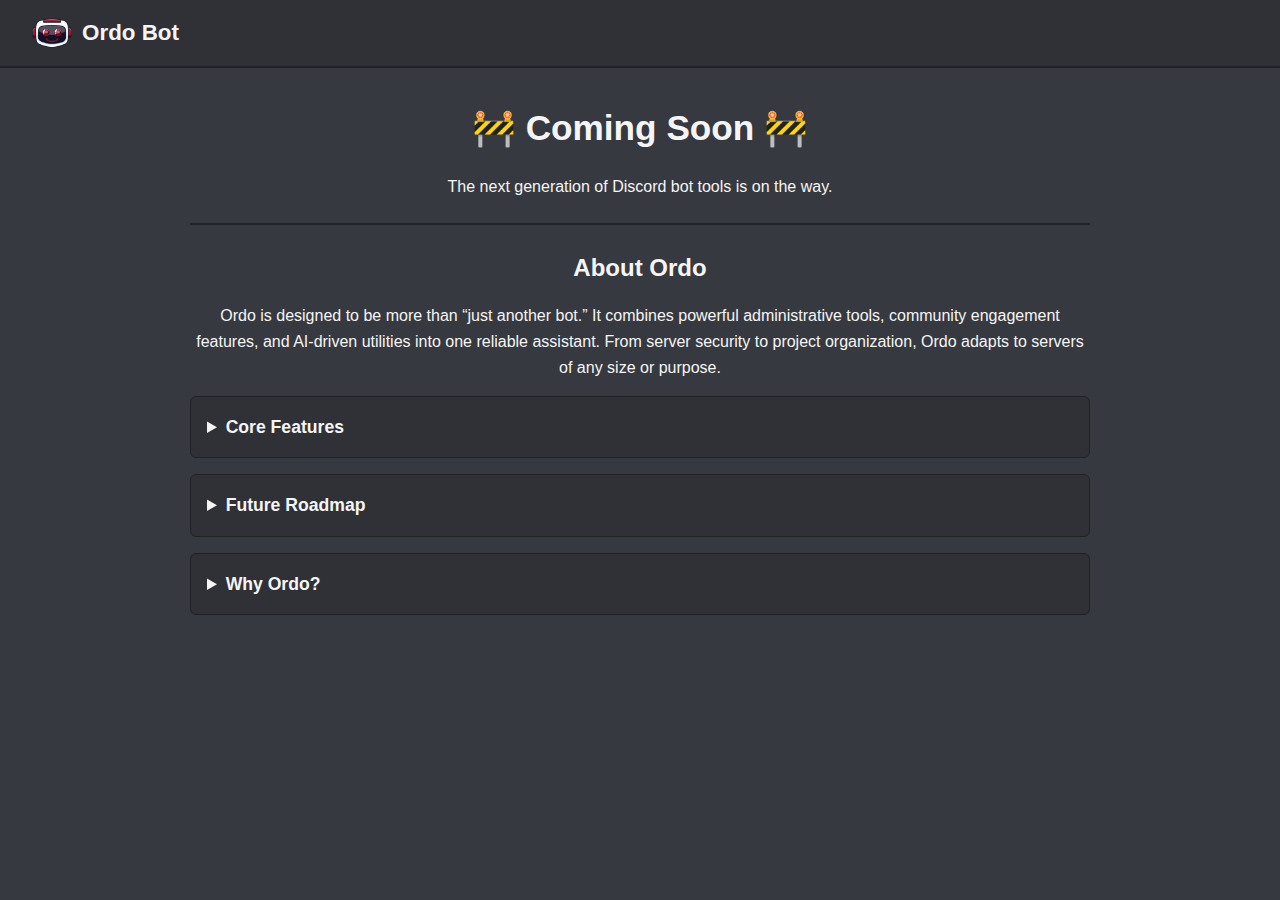
<file: index.html>
<!DOCTYPE html>
<html lang="en">
<head>
  <meta charset="UTF-8">
  <meta name="viewport" content="width=device-width, initial-scale=1.0">
  <link rel="icon" type="image/png" href="bothead.png">
  <title>Ordo Bot</title>
  <style>
    body {
      background: #36393f; /* Discord dark theme background */
      color: #f5f5f5;
      font-family: Arial, sans-serif;
      margin: 0;
      padding: 0;
      line-height: 1.6;
    }

    /* Navbar */
    .navbar {
      display: flex;
      align-items: center;
      background: #2f3136;
      padding: 0.8em 2em;
      border-bottom: 2px solid #202225;
      position: sticky;
      top: 0;
    }

    .navbar-left {
      display: flex;
      align-items: center;
    }

    .navbar-left img {
      width: 40px;
      height: 40px;
      margin-right: 10px;
    }

    .navbar-left h2 {
      margin: 0;
      font-size: 1.4em;
      color: #f5f5f5;
    }

    /* Main content */
    .container {
      max-width: 900px;
      margin: 2em auto;
      padding: 0 1.5em;
      text-align: center;
    }

    h1 {
      font-size: 2.2em;
      margin-bottom: 0.5em;
      color: #f5f5f5;
    }

    h2 {
      font-size: 1.5em;
      margin-top: 1em;
      margin-bottom: 0.5em;
      color: #f5f5f5;
    }

    ul {
      list-style: none;
      padding: 0;
      text-align: left;
      display: inline-block;
    }

    ul li::before {
      content: "• ";
      color: #A30F2D; /* Ordo Red bullet */
    }

    .divider {
      height: 2px;
      background: #202225;
      margin: 1.5em 0;
    }

    /* Collapsible */
    details {
      background: #2f3136;
      border: 1px solid #202225;
      border-radius: 6px;
      margin: 1em 0;
      padding: 1em;
      text-align: left;
    }

    details summary {
      cursor: pointer;
      font-weight: bold;
      font-size: 1.1em;
      outline: none;
      color: #f5f5f5;
    }

    details[open] summary {
      color: #A30F2D; /* Ordo Red when open */
    }
  </style>
</head>
<body>
  <!-- Navbar -->
  <div class="navbar">
    <div class="navbar-left">
      <img src="bothead.png" alt="Ordo Bot">
      <h2>Ordo Bot</h2>
    </div>
  </div>

  <!-- Main Content -->
  <div class="container">
    <h1>🚧 Coming Soon 🚧</h1>
    <p>The next generation of Discord bot tools is on the way.</p>

    <div class="divider"></div>

    <h2>About Ordo</h2>
    <p>
      Ordo is designed to be more than “just another bot.” It combines powerful administrative tools,
      community engagement features, and AI-driven utilities into one reliable assistant. From server security
      to project organization, Ordo adapts to servers of any size or purpose.
    </p>

    <!-- Collapsible Sections -->
    <details>
      <summary>Core Features</summary>
      <ul>
        <li>Docs System – Save and recall info in plain text or embeds.</li>
        <li>Embed Builder – Craft and log custom embeds with precision.</li>
        <li>Giveaways – Run fair giveaways with role-based perks.</li>
        <li>Games & Fun – Connect 4, Dice, Coin Flip, Achievement command.</li>
        <li>Listeners & Logs – Moderation, joins/leaves, edits, deletions, and voice transcriptions.</li>
        <li>Profiles – User profiles with timezone, badges, languages, banners, and default colors.</li>
        <li>Utilities – Reminders, timestamps, say command.</li>
        <li>Voice – Join/leave VC, text-to-speech.</li>
      </ul>
    </details>

    <details>
      <summary>Future Roadmap</summary>
      <ul>
        <li>AI Meeting Summaries & Voice Tickets</li>
        <li>Ticket System with web transcripts</li>
        <li>Invite Tracking & Channel Lockdowns</li>
        <li>Staff Reviews & Server Reviews</li>
        <li>Custom Role Hubs (buttons & menus)</li>
        <li>Global leveling, auto-post, and media notifications</li>
        <li>AI Chat Characters (mentionable personalities)</li>
      </ul>
    </details>

    <details>
      <summary>Why Ordo?</summary>
      <p>
        Ordo is professional, approachable, and organized — built to keep communities structured and efficient.
        Whether you’re running a large Discord server or managing a small project group, Ordo adapts to your needs
        while continuing to grow with new AI-driven features.
      </p>
      <p><em>“Ordo: The assistant that grows with your community.”</em></p>
    </details>
  </div>
</body>
</html>
</file>
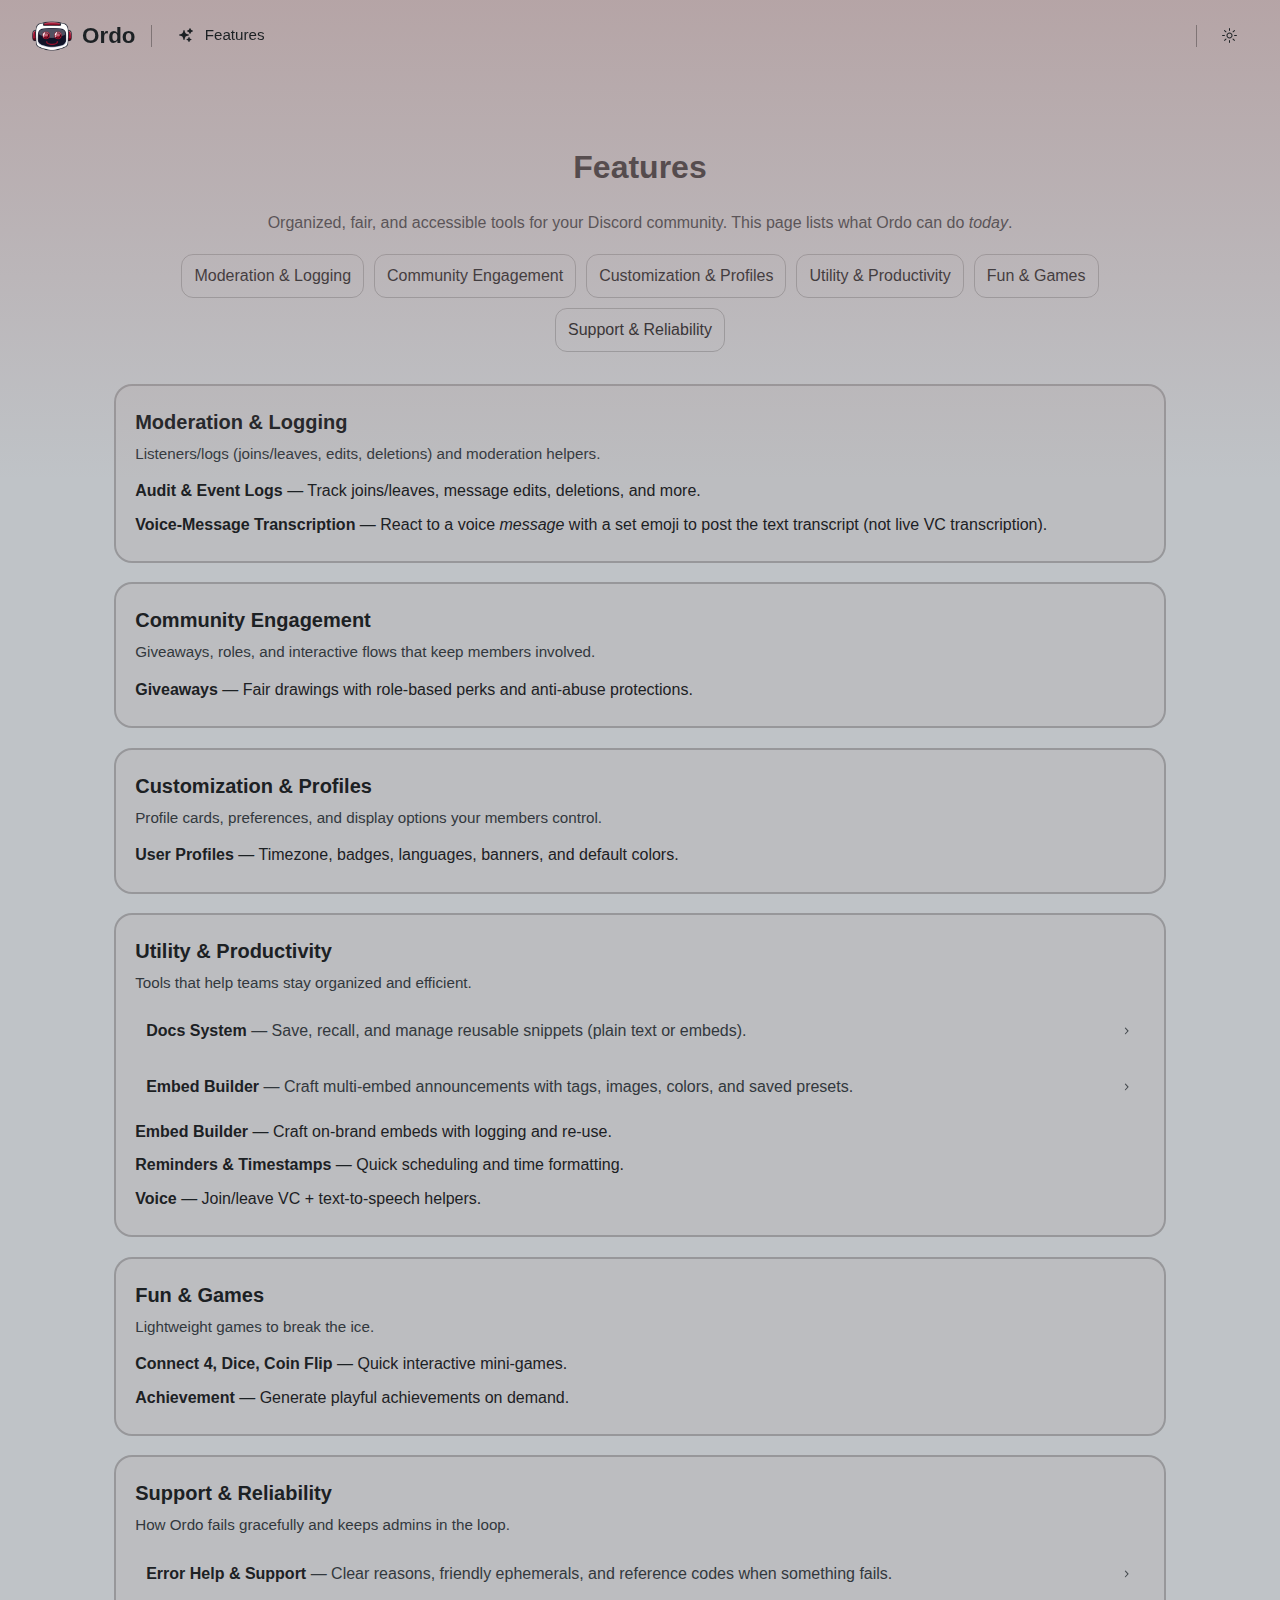
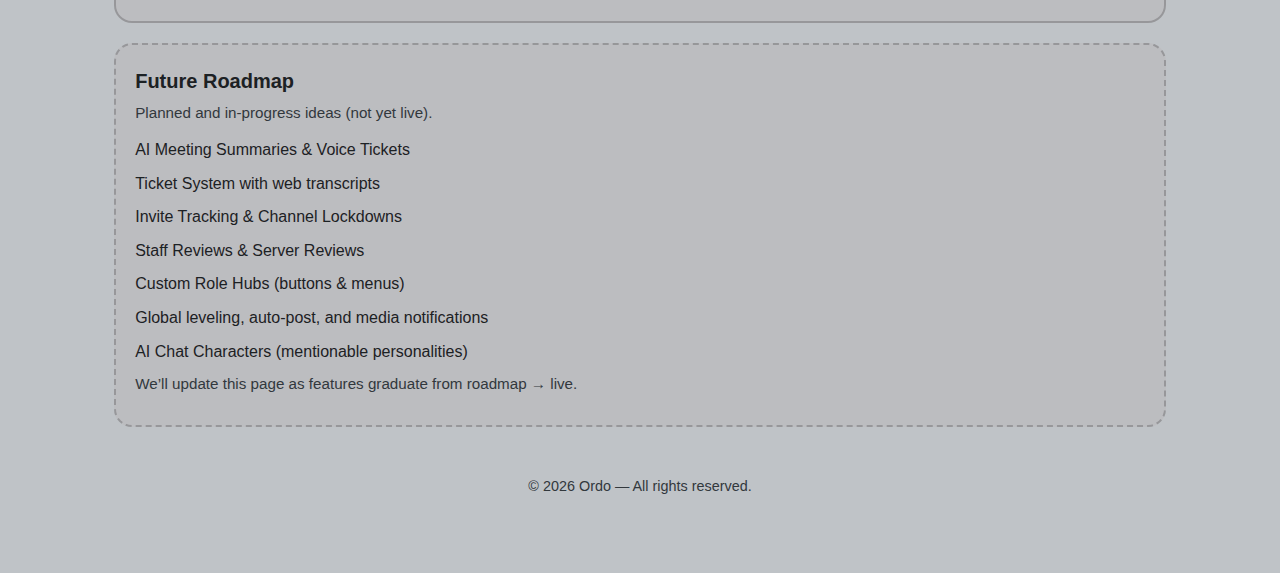
<file: features.html>
<!DOCTYPE html>
<html lang="en" class="dark-theme">
<head>
  <meta charset="UTF-8"/>
  <meta name="viewport" content="width=device-width, initial-scale=1.0"/>
  <link rel="icon" type="image/png" href="bothead.png"/>
  <title>Ordo — Features</title>
  <style>
    :root { --nav-h: 72px; }

    /* Tokens (match index) */
    .dark-theme {
      --red-1:#190d0d; --red-2:#231111; --red-3:#44040e; --red-4:#5c000c; --red-5:#700012; --red-6:#84001d; --red-7:#a0092b; --red-8:#cf0c39; --red-9:#a30f2d; --red-10:#8c0022; --red-11:#ff8e92; --red-12:#ffcccb;

      --gray-1:#101112; --gray-2:#18191a; --gray-3:#212324; --gray-4:#272a2c; --gray-5:#2e3134; --gray-6:#373a3e; --gray-7:#44484c; --gray-8:#5a6166; --gray-9:#686f74; --gray-10:#767c82; --gray-11:#b0b5b9; --gray-12:#edeeef;

      --color-bg:#0b1215;
      --color-text:var(--gray-12);
      --color-muted:var(--gray-11);
      --color-border:rgba(90,97,102,0.30);
      --color-border-strong:rgba(90,97,102,0.35);
      --color-brand:var(--red-9);
      --color-card: #f892710e;
      --color-link:#8BD9FE;
      --color-nav: rgba(11,18,21,0.55);
      --glass-blur:10px;
    }
    .light-theme {
      --red-1:#bdbbbb; --red-2:#b8b2b2; --red-3:#b2a1a0; --red-4:#af9090; --red-5:#a7807f; --red-6:#9b6e6e; --red-7:#8e595a; --red-8:#803f41; --red-9:#a30f2d; --red-10:#90001e; --red-11:#500009; --red-12:#611e23;

      --gray-1:#bbbcbc; --gray-2:#b2b3b4; --gray-3:#a5a6a8; --gray-4:#989b9c; --gray-5:#8d8f92; --gray-6:#818487; --gray-7:#73777a; --gray-8:#5d6267; --gray-9:#32383d; --gray-10:#292f33; --gray-11:#15191c; --gray-12:#1c2124;

      --color-bg:#bfc3c7;
      --color-text:var(--gray-12);
      --color-muted:var(--gray-9);
      --color-border:rgba(0,0,0,0.20);
      --color-border-strong:rgba(0,0,0,0.30);
      --color-brand:var(--red-9);
      --color-card: color-mix(in srgb, var(--red-4) 12%, white 0%);
      --color-link:#1f6f99;
      --color-nav: rgba(255,255,255,0.35);
      --glass-blur:10px;
    }

    * { box-sizing: border-box; }
    body {
      min-height: 100vh;
      margin: 0;
      padding: 0;
      line-height: 1.6;
      background: var(--color-bg);
      color: var(--color-text);
      font-family: Arial, sans-serif;
    }

    /* NAVBAR (fixed) */
    .navbar{
      position: fixed;
      top: 0; left: 0; right: 0;
      z-index: 1000;
      height: var(--nav-h);
      display: flex;
      align-items: center;
      justify-content: space-between;
      padding: 0.8em 2em;
      background: transparent;
      backdrop-filter: none;
      border-bottom: 1px solid transparent;
      transition: background-color .25s ease, color .25s ease, border-color .25s ease, backdrop-filter .25s ease, box-shadow .25s ease;
      color: var(--color-text);
    }
    [data-scroll-state="at-top"] .navbar{
      background: transparent;
      border-bottom-color: transparent;
      backdrop-filter: none;
      box-shadow: none;
    }
    [data-scroll-state="scrolling-down"] .navbar,
    [data-scroll-state="scrolling-up"] .navbar{
      background: var(--color-nav);
      backdrop-filter: blur(var(--glass-blur));
      border-bottom-color: var(--color-border);
    }
    [data-scroll-state="scrolling-up"] .navbar{
      box-shadow: 0 8px 24px rgba(0,0,0,.08);
    }

    .navbar-left{ display:flex; align-items:center; gap:10px; }
    .navbar-right{ display:flex; align-items:center; gap:8px; }
    .navbar-left img{ width:40px; height:40px; }
    .brand-link{ display:inline-flex; align-items:center; gap:10px; text-decoration:none; color:var(--color-text); }
    .navbar-left h2{ margin:0; font-size:1.4em; color:var(--color-text); }
    .nav-divider{ width:1px; height:22px; background:var(--color-border-strong); display:inline-block; margin:0 6px; }
    .nav-link{ color:var(--color-text); text-decoration:none; font-size:.95em; padding:6px 10px; border-radius:8px; transition: background .2s, color .2s, border-color .2s; }
    .nav-link:hover{ background: rgba(255,255,255,0.06); }
    #theme-toggle{ display:inline-flex; align-items:center; gap:8px; background:transparent; border:1px solid transparent; color:var(--color-text); border-radius:8px; font-size:.95em; padding:6px 10px; cursor:pointer; }
    #theme-toggle:hover{ background: rgba(255,255,255,0.06); }
    #theme-icon{ display:inline-flex; }

    /* HERO (gradient inside; scrolls away) */
    .hero{
      position: relative;
      min-height: 480px;              /* gradient height */
      z-index: 0;                      /* below navbar */
    }
    .hero::before{
      content: "";
      position: absolute;
      inset: 0;
      height: 480px;
      background: linear-gradient(to bottom, var(--red-4), transparent);
      opacity: 0.6;
      pointer-events: none;
      z-index: 0;
    }
    .hero .container{                 /* push content below fixed nav */
      padding-top: calc(var(--nav-h) + 32px);
    }

    /* Page layout */
    .container { max-width: 1100px; margin: 0 auto; padding: 2em 1.5em; }
    .page-title { text-align: center; margin: 1.2em 0 0.4em; font-size: 2.0em; }
    .page-subtitle { text-align: center; color: var(--color-muted); margin-bottom: 1.2em; }

    .toc { display: flex; flex-wrap: wrap; gap: 10px; justify-content: center; margin: 1em 0 2em; }
    .toc a { text-decoration: none; color: var(--color-text); border: 1px solid var(--color-border); padding: 8px 12px; border-radius: 12px; }
    .toc a:hover { background: rgba(255,255,255,0.06); }

    .category { background: var(--color-card); border: 2px solid var(--color-border); border-radius: 18px; padding: 1em 1.2em; margin: 1.2em 0; }
    .category h3 { margin: 0.2em 0 0.2em; font-size: 1.25em; }
    .category p { margin: 0 0 0.8em; color: var(--color-muted); }

    .feature-list { list-style: none; padding: 0; margin: 0; }
    .feature-list li { margin: 0.5em 0; }
    .feature-list li strong { color: var(--color-text); }
    .hint { color: var(--color-muted); font-size: 0.95em; }

    /* Read-more blocks */
    .feature-list details { border: 1px solid transparent; border-radius: 10px; margin: 0.5em 0; }
    .feature-list summary {
      cursor: pointer; list-style: none;
      display: flex; justify-content: space-between; align-items: center;
      padding: 10px 10px; color: var(--color-muted);
    }
    .feature-list summary::-webkit-details-marker { display: none; }
    .feature-list summary strong { color: var(--color-text); }
    .rm-caret { width:14px; height:14px; flex-shrink:0; transition: transform .2s ease; opacity:.85; }
    details[open] .rm-caret { transform: rotate(90deg); }

    .feature-expand {
      border-left: 3px solid var(--red-9);
      margin: 10px 10px 12px 12px;
      padding: 12px 14px;
      color: var(--color-muted);
      background: rgba(255,255,255,0.03);
      box-shadow: 0 6px 12px rgba(0,0,0,0.28);
      border-radius: 10px;
    }
    .feature-expand ul { padding-left: 18px; margin: 6px 0; }
    .feature-expand li { margin: 4px 0; }

    footer { text-align: center; padding: 2em 0 3em; color: var(--color-muted); font-size: 0.9em; }

    @media (max-width: 560px){
      .navbar { padding: 0.8em 1em; }
      .navbar-right { gap: 8px; }
      .nav-link { padding: 6px 8px; }
    }
  </style>
</head>
<body data-scroll-state="at-top">
  <!-- NAVBAR -->
  <div class="navbar" role="navigation" aria-label="Primary navigation">
    <div class="navbar-left">
      <a class="brand-link" href="index.html" aria-label="Ordo Home">
        <img src="bothead.png" alt="Ordo logo"/>
        <h2>Ordo</h2>
      </a>
      <span class="nav-divider" aria-hidden="true"></span>
      <a class="nav-link" href="features.html">
        <svg xmlns="http://www.w3.org/2000/svg" class="icon-sparkles" viewBox="0 0 24 24" fill="currentColor" width="16" height="16" style="margin-right:6px;vertical-align:text-bottom;">
          <path fill-rule="evenodd" d="M9 4.5a.75.75 0 0 1 .721.544l.813 2.846a3.75 3.75 0 0 0 2.576 2.576l2.846.813a.75.75 0 0 1 0 1.442l-2.846.813a3.75 3.75 0 0 0-2.576 2.576l-.813 2.846a.75.75 0 0 1-1.442 0l-.813-2.846a3.75 3.75 0 0 0-2.576-2.576l-2.846-.813a.75.75 0 0 1 0-1.442l2.846-.813A3.75 3.75 0 0 0 7.466 7.89l.813-2.846A.75.75 0 0 1 9 4.5ZM18 1.5a.75.75 0 0 1 .728.568l.258 1.036c.236.94.97 1.674 1.91 1.91l1.036.258a.75.75 0 0 1 0 1.456l-1.036.258c-.94.236-1.674.97-1.91 1.91l-.258 1.036a.75.75 0 0 1-1.456 0l-.258-1.036a2.625 2.625 0 0 0-1.91-1.91l-1.036-.258a.75.75 0 0 1 0-1.456l1.036-.258a2.625 2.625 0 0 0 1.91-1.91l.258-1.036A.75.75 0 0 1 18 1.5ZM16.5 15a.75.75 0 0 1 .712.513l.394 1.183c.15.447.5.799.948.948l1.183.395a.75.75 0 0 1 0 1.422l-1.183.395c-.447.15-.799.5-.948.948l-.395 1.183a.75.75 0 0 1-1.422 0l-.395-1.183a1.5 1.5 0 0 0-.948-.948l-1.183-.395a.75.75 0 0 1 0-1.422l1.183-.395c.447-.15.799-.5.948-.948l.395-1.183A.75.75 0 0 1 16.5 15Z" clip-rule="evenodd"/>
        </svg>
        Features
      </a>
    </div>
    <div class="navbar-right">
      <span class="nav-divider" aria-hidden="true"></span>
      <button id="theme-toggle" class="nav-link" type="button" aria-label="Toggle theme">
        <span id="theme-icon"></span>
      </button>
    </div>
  </div>

  <!-- HERO (title + intro; gradient sits here and scrolls away) -->
  <div class="hero">
    <div class="container">
      <h1 class="page-title">Features</h1>
      <p class="page-subtitle">Organized, fair, and accessible tools for your Discord community. This page lists what Ordo can do <em>today</em>.</p>

      <nav class="toc" aria-label="Feature categories">
        <a href="#moderation-logging">Moderation & Logging</a>
        <a href="#engagement">Community Engagement</a>
        <a href="#customization">Customization & Profiles</a>
        <a href="#utility">Utility & Productivity</a>
        <a href="#fun">Fun & Games</a>
        <a href="#support">Support & Reliability</a>
      </nav>

      <section id="moderation-logging" class="category">
        <h3>Moderation & Logging</h3>
        <p class="hint">Listeners/logs (joins/leaves, edits, deletions) and moderation helpers.</p>
        <ul class="feature-list">
          <li><strong>Audit & Event Logs</strong> — Track joins/leaves, message edits, deletions, and more.</li>
          <li><strong>Voice-Message Transcription</strong> — React to a voice <em>message</em> with a set emoji to post the text transcript (not live VC transcription).</li>
        </ul>
      </section>

      <section id="engagement" class="category">
        <h3>Community Engagement</h3>
        <p class="hint">Giveaways, roles, and interactive flows that keep members involved.</p>
        <ul class="feature-list">
          <li><strong>Giveaways</strong> — Fair drawings with role-based perks and anti-abuse protections.</li>
        </ul>
      </section>

      <section id="customization" class="category">
        <h3>Customization & Profiles</h3>
        <p class="hint">Profile cards, preferences, and display options your members control.</p>
        <ul class="feature-list">
          <li><strong>User Profiles</strong> — Timezone, badges, languages, banners, and default colors.</li>
        </ul>
      </section>

      <section id="utility" class="category">
        <h3>Utility & Productivity</h3>
        <p class="hint">Tools that help teams stay organized and efficient.</p>
        <ul class="feature-list">
          <li>
            <details>
              <summary>
                <span><strong>Docs System</strong> — Save, recall, and manage reusable snippets (plain text or embeds).</span>
                <svg xmlns="http://www.w3.org/2000/svg" viewBox="0 0 20 20" fill="currentColor" class="rm-caret">
                  <path fill-rule="evenodd" d="M7.21 14.77a.75.75 0 0 1-.02-1.06L10.42 10 7.19 6.29a.75.75 0 1 1 1.08-1.04l3.75 4a.75.75 0 0 1 0 1.04l-3.75 4a.75.75 0 0 1-1.06.02z" clip-rule="evenodd"/>
                </svg>
              </summary>
              <div class="feature-expand">
                <ul>
                  <li><strong>Create:</strong> <code>/doc create</code> for Plain or Embed with preview.</li>
                  <li><strong>Scopes:</strong> Server Doc, Personal Doc, or Both.</li>
                  <li><strong>Find/Post:</strong> <code>/doc find</code> with mentions, public/ephemeral, autocomplete.</li>
                  <li><strong>Edit:</strong> <code>/doc edit</code> — modal for Plain, builder for Embed.</li>
                  <li><strong>Copy:</strong> <code>/doc copy</code> between Personal ↔ Server.</li>
                  <li><strong>Delete:</strong> <code>/doc delete</code> with preview + confirm.</li>
                  <li><strong>Limits:</strong> 15 server docs / 10 personal docs; premium bypass.</li>
                  <li><strong>Logging:</strong> Actions logged to the server audit channel.</li>
                </ul>
              </div>
            </details>
          </li>

          <li>
            <details>
              <summary>
                <span><strong>Embed Builder</strong> — Craft multi-embed announcements with tags, images, colors, and saved presets.</span>
                <svg xmlns="http://www.w3.org/2000/svg" viewBox="0 0 20 20" fill="currentColor" class="rm-caret">
                  <path fill-rule="evenodd" d="M7.21 14.77a.75.75 0 0 1-.02-1.06L10.42 10 7.19 6.29a.75.75 0 1 1 1.08-1.04l3.75 4a.75.75 0 0 1 0 1.04l-3.75 4a.75.75 0 0 1-1.06.02z" clip-rule="evenodd"/>
                </svg>
              </summary>
              <div class="feature-expand">
                <ul>
                  <li><strong>Full editor:</strong> Author, Title (+URL), Description, Fields, Image, Thumbnail, Footer, Color, Timestamp.</li>
                  <li><strong>Message layer:</strong> Add message text, mentions, optional attachment outside the embed.</li>
                  <li><strong>Multi-embed:</strong> Create/switch multiple embeds; delete any; live preview updates.</li>
                  <li><strong>Toggles:</strong> Turn sections on/off; quick validation for URLs/attachments.</li>
                  <li><strong>Save & reuse:</strong> Post to a channel, save to bot (versioned), export/import JSON; audit logs.</li>
                  <li><strong>Load options:</strong> Load saved versions, import from DM JSON, or by message link.</li>
                  <li><strong>Targets:</strong> Post “here” or choose channel; forum threads prompt for title.</li>
                  <li><strong>Colors:</strong> Preset swatches + custom hex.</li>
                </ul>
              </div>
            </details>
          </li>
          <li><strong>Embed Builder</strong> — Craft on-brand embeds with logging and re-use.</li>
          <li><strong>Reminders & Timestamps</strong> — Quick scheduling and time formatting.</li>
          <li><strong>Voice</strong> — Join/leave VC + text-to-speech helpers.</li>
        </ul>
      </section>

      <section id="fun" class="category">
        <h3>Fun & Games</h3>
        <p class="hint">Lightweight games to break the ice.</p>
        <ul class="feature-list">
          <li><strong>Connect 4, Dice, Coin Flip</strong> — Quick interactive mini-games.</li>
          <li><strong>Achievement</strong> — Generate playful achievements on demand.</li>
        </ul>
      </section>

      <section id="support" class="category">
        <h3>Support & Reliability</h3>
        <p class="hint">How Ordo fails gracefully and keeps admins in the loop.</p>
        <ul class="feature-list">
          <li>
            <details>
              <summary>
                <span><strong>Error Help & Support</strong> — Clear reasons, friendly ephemerals, and reference codes when something fails.</span>
                <svg xmlns="http://www.w3.org/2000/svg" viewBox="0 0 20 20" fill="currentColor" class="rm-caret">
                  <path fill-rule="evenodd" d="M7.21 14.77a.75.75 0 0 1-.02-1.06L10.42 10 7.19 6.29a.75.75 0 1 1 1.08-1.04l3.75 4a.75.75 0 0 1 0 1.04l-3.75 4a.75.75 0 0 1-1.06.02z" clip-rule="evenodd"/>
                </svg>
              </summary>
              <div class="feature-expand">
                <ul>
                  <li><strong>Human-readable reasons:</strong> missing perms/roles, cooldowns, invalid input — shown as an <em>ephemeral</em> embed.</li>
                  <li><strong>Reference codes:</strong> every error reply includes a short code staff can use to jump to logs.</li>
                  <li><strong>Support-friendly logs:</strong> errors are logged privately with full context; users only see a clean message.</li>
                  <li><strong>Reliable in the background:</strong> background loops and event errors are caught with guild/channel/user info.</li>
                  <li><strong>One system for all commands:</strong> slash, prefix, and button/menu interactions handled consistently.</li>
                </ul>
              </div>
            </details>
          </li>
        </ul>
      </section>

      <div class="category" style="border-style:dashed">
        <h3>Future Roadmap</h3>
        <p class="hint">Planned and in-progress ideas (not yet live).</p>
        <ul class="feature-list">
          <li>AI Meeting Summaries & Voice Tickets</li>
          <li>Ticket System with web transcripts</li>
          <li>Invite Tracking & Channel Lockdowns</li>
          <li>Staff Reviews & Server Reviews</li>
          <li>Custom Role Hubs (buttons & menus)</li>
          <li>Global leveling, auto-post, and media notifications</li>
          <li>AI Chat Characters (mentionable personalities)</li>
        </ul>
        <p class="hint">We’ll update this page as features graduate from roadmap → live.</p>
      </div>

      <footer>
        © <span id="y"></span> Ordo — All rights reserved.
      </footer>
    </div>
  </div>

  <!-- Frost watcher -->
  <script>
    (function () {
      const el = document.body;
      let lastY = window.scrollY;
      function update() {
        const y = window.scrollY;
        el.dataset.scrollState = y <= 2 ? 'at-top' : (y > lastY ? 'scrolling-down' : 'scrolling-up');
        lastY = y;
      }
      window.addEventListener('scroll', update, { passive: true });
      update();
    })();
  </script>

  <!-- Theme + year -->
  <script>
    document.getElementById('y').textContent = new Date().getFullYear();
    (function () {
      const KEY = "theme";
      const root = document.documentElement;
      const btn = document.getElementById("theme-toggle");
      const iconWrap = document.getElementById("theme-icon");

      const MOON = `<?xml version="1.0"?><svg width="15" height="15" viewBox="0 0 15 15" fill="none" xmlns="http://www.w3.org/2000/svg"><path d="M2.89998 0.499976C2.89998 0.279062 2.72089 0.0999756 2.49998 0.0999756C2.27906 0.0999756 2.09998 0.279062 2.09998 0.499976V1.09998H1.49998C1.27906 1.09998 1.09998 1.27906 1.09998 1.49998C1.09998 1.72089 1.27906 1.89998 1.49998 1.89998H2.09998V2.49998C2.09998 2.72089 2.27906 2.89998 2.49998 2.89998C2.72089 2.89998 2.89998 2.72089 2.89998 2.49998V1.89998H3.49998C3.72089 1.89998 3.89998 1.72089 3.89998 1.49998C3.89998 1.27906 3.72089 1.09998 3.49998 1.09998H2.89998V0.499976ZM5.89998 3.49998C5.89998 3.27906 5.72089 3.09998 5.49998 3.09998C5.27906 3.09998 5.09998 3.27906 5.09998 3.49998V4.09998H4.49998C4.27906 4.09998 4.09998 4.27906 4.09998 4.49998C4.09998 4.72089 4.27906 4.89998 4.49998 4.89998H5.09998V5.49998C5.09998 5.72089 5.27906 5.89998 5.49998 5.89998C5.72089 5.89998 5.89998 5.72089 5.89998 5.49998V4.89998H6.49998C6.72089 4.89998 6.89998 4.72089 6.89998 4.49998C6.89998 4.27906 6.72089 4.09998 6.49998 4.09998H5.89998V3.49998ZM1.89998 6.49998C1.89998 6.27906 1.72089 6.09998 1.49998 6.09998C1.27906 6.09998 1.09998 6.27906 1.09998 6.49998V7.09998H0.499976C0.279062 7.09998 0.0999756 7.27906 0.0999756 7.49998C0.0999756 7.72089 0.279062 7.89998 0.499976 7.89998H1.09998V8.49998C1.09998 8.72089 1.27906 8.89997 1.49998 8.89997C1.72089 8.89997 1.89998 8.72089 1.89998 8.49998V7.89998H2.49998C2.72089 7.89998 2.89998 7.72089 2.89998 7.49998C2.89998 7.27906 2.72089 7.09998 2.49998 7.09998H1.89998V6.49998ZM8.54406 0.98184L8.24618 0.941586C8.03275 0.917676 7.90692 1.1655 8.02936 1.34194C8.17013 1.54479 8.29981 1.75592 8.41754 1.97445C8.91878 2.90485 9.20322 3.96932 9.20322 5.10022C9.20322 8.37201 6.82247 11.0878 3.69887 11.6097C3.45736 11.65 3.20988 11.6772 2.96008 11.6906C2.74563 11.702 2.62729 11.9535 2.77721 12.1072C2.84551 12.1773 2.91535 12.2458 2.98667 12.3128L3.05883 12.3795L3.31883 12.6045L3.50684 12.7532L3.62796 12.8433L3.81491 12.9742L3.99079 13.089C4.11175 13.1651 4.23536 13.2375 4.36157 13.3059L4.62496 13.4412L4.88553 13.5607L5.18837 13.6828L5.43169 13.7686C5.56564 13.8128 5.70149 13.8529 5.83857 13.8885C5.94262 13.9155 6.04767 13.9401 6.15405 13.9622C6.27993 13.9883 6.40713 14.0109 6.53544 14.0298L6.85241 14.0685L7.11934 14.0892C7.24637 14.0965 7.37436 14.1002 7.50322 14.1002C11.1483 14.1002 14.1032 11.1453 14.1032 7.50023C14.1032 7.25044 14.0893 7.00389 14.0623 6.76131L14.0255 6.48407C13.991 6.26083 13.9453 6.04129 13.8891 5.82642C13.8213 5.56709 13.7382 5.31398 13.6409 5.06881L13.5279 4.80132L13.4507 4.63542L13.3766 4.48666C13.2178 4.17773 13.0353 3.88295 12.8312 3.60423L12.6782 3.40352L12.4793 3.16432L12.3157 2.98361L12.1961 2.85951L12.0355 2.70246L11.8134 2.50184L11.4925 2.24191L11.2483 2.06498L10.9562 1.87446L10.6346 1.68894L10.3073 1.52378L10.1938 1.47176L9.95488 1.3706L9.67791 1.2669L9.42566 1.1846L9.10075 1.09489L8.83599 1.03486L8.54406 0.98184ZM10.4032 5.30023C10.4032 4.27588 10.2002 3.29829 9.83244 2.40604C11.7623 3.28995 13.1032 5.23862 13.1032 7.50023C13.1032 10.593 10.596 13.1002 7.50322 13.1002C6.63646 13.1002 5.81597 12.9036 5.08355 12.5522C6.5419 12.0941 7.81081 11.2082 8.74322 10.0416C8.87963 10.2284 9.10028 10.3497 9.34928 10.3497C9.76349 10.3497 10.0993 10.0139 10.0993 9.59971C10.0993 9.24256 9.84965 8.94373 9.51535 8.86816C9.57741 8.75165 9.63653 8.63334 9.6926 8.51332C9.88358 8.63163 10.1088 8.69993 10.35 8.69993C11.0403 8.69993 11.6 8.14028 11.6 7.44993C11.6 6.75976 11.0406 6.20024 10.3505 6.19993C10.3853 5.90487 10.4032 5.60464 10.4032 5.30023Z" fill="currentColor" fill-rule="evenodd" clip-rule="evenodd"></path></svg>`;
      const SUN = `<?xml version="1.0"?><svg width="15" height="15" viewBox="0 0 15 15" fill="none" xmlns="http://www.w3.org/2000/svg"><path d="M7.5 0C7.77614 0 8 0.223858 8 0.5V2.5C8 2.77614 7.77614 3 7.5 3C7.22386 3 7 2.77614 7 2.5V0.5C7 0.223858 7.22386 0 7.5 0ZM2.1967 2.1967C2.39196 2.00144 2.70854 2.00144 2.90381 2.1967L4.31802 3.61091C4.51328 3.80617 4.51328 4.12276 4.31802 4.31802C4.12276 4.51328 3.80617 4.51328 3.61091 4.31802L2.1967 2.90381C2.00144 2.70854 2.00144 2.39196 2.1967 2.1967ZM0.5 7C0.223858 7 0 7.22386 0 7.5C0 7.77614 0.223858 8 0.5 8H2.5C2.77614 8 3 7.77614 3 7.5C3 7.22386 2.77614 7 2.5 7H0.5ZM2.1967 12.8033C2.00144 12.608 2.00144 12.2915 2.1967 12.0962L3.61091 10.682C3.80617 10.4867 4.12276 10.4867 4.31802 10.682C4.51328 10.8772 4.51328 11.1938 4.31802 11.3891L2.90381 12.8033C2.70854 12.9986 2.39196 12.9986 2.1967 12.8033ZM12.5 7C12.2239 7 12 7.22386 12 7.5C12 7.77614 12.2239 8 12.5 8H14.5C14.7761 8 15 7.77614 15 7.5C15 7.22386 14.7761 7 14.5 7H12.5ZM10.682 4.31802C10.4867 4.12276 10.4867 3.80617 10.682 3.61091L12.0962 2.1967C12.2915 2.00144 12.608 2.00144 12.8033 2.1967C12.9986 2.39196 12.9986 2.70854 12.8033 2.90381L11.3891 4.31802C11.1938 4.51328 10.8772 4.51328 10.682 4.31802ZM8 12.5C8 12.2239 7.77614 12 7.5 12C7.22386 12 7 12.2239 7 12.5V14.5C7 14.7761 7.22386 15 7.5 15C7.77614 15 8 14.7761 8 14.5V12.5ZM10.682 10.682C10.8772 10.4867 11.1938 10.4867 11.3891 10.682L12.8033 12.0962C12.9986 12.2915 12.9986 12.608 12.8033 12.8033C12.608 12.9986 12.2915 12.9986 12.0962 12.8033L10.682 11.3891C10.4867 11.1938 10.4867 10.8772 10.682 10.682ZM5.5 7.5C5.5 6.39543 6.39543 5.5 7.5 5.5C8.60457 5.5 9.5 6.39543 9.5 7.5C9.5 8.60457 8.60457 9.5 7.5 9.5C6.39543 9.5 5.5 8.60457 5.5 7.5ZM7.5 4.5C5.84315 4.5 4.5 5.84315 4.5 7.5C4.5 9.15685 5.84315 10.5 7.5 10.5C9.15685 10.5 10.5 9.15685 10.5 7.5C10.5 5.84315 9.15685 4.5 7.5 4.5Z" fill="currentColor" fill-rule="evenodd" clip-rule="evenodd"></path></svg>`;
      function setTheme(t) {
        root.classList.remove("dark-theme","light-theme");
        root.classList.add(t);
        localStorage.setItem(KEY, t);
        iconWrap.innerHTML = t === "dark-theme" ? MOON : SUN;
      }
      const saved = localStorage.getItem(KEY);
      const initial = saved || (matchMedia("(prefers-color-scheme: dark)").matches ? "dark-theme" : "light-theme");
      setTheme(initial);
      btn.addEventListener("click", () => {
        setTheme(root.classList.contains("dark-theme") ? "light-theme" : "dark-theme");
      });
    })();
  </script>
</body>
</html>
</file>
